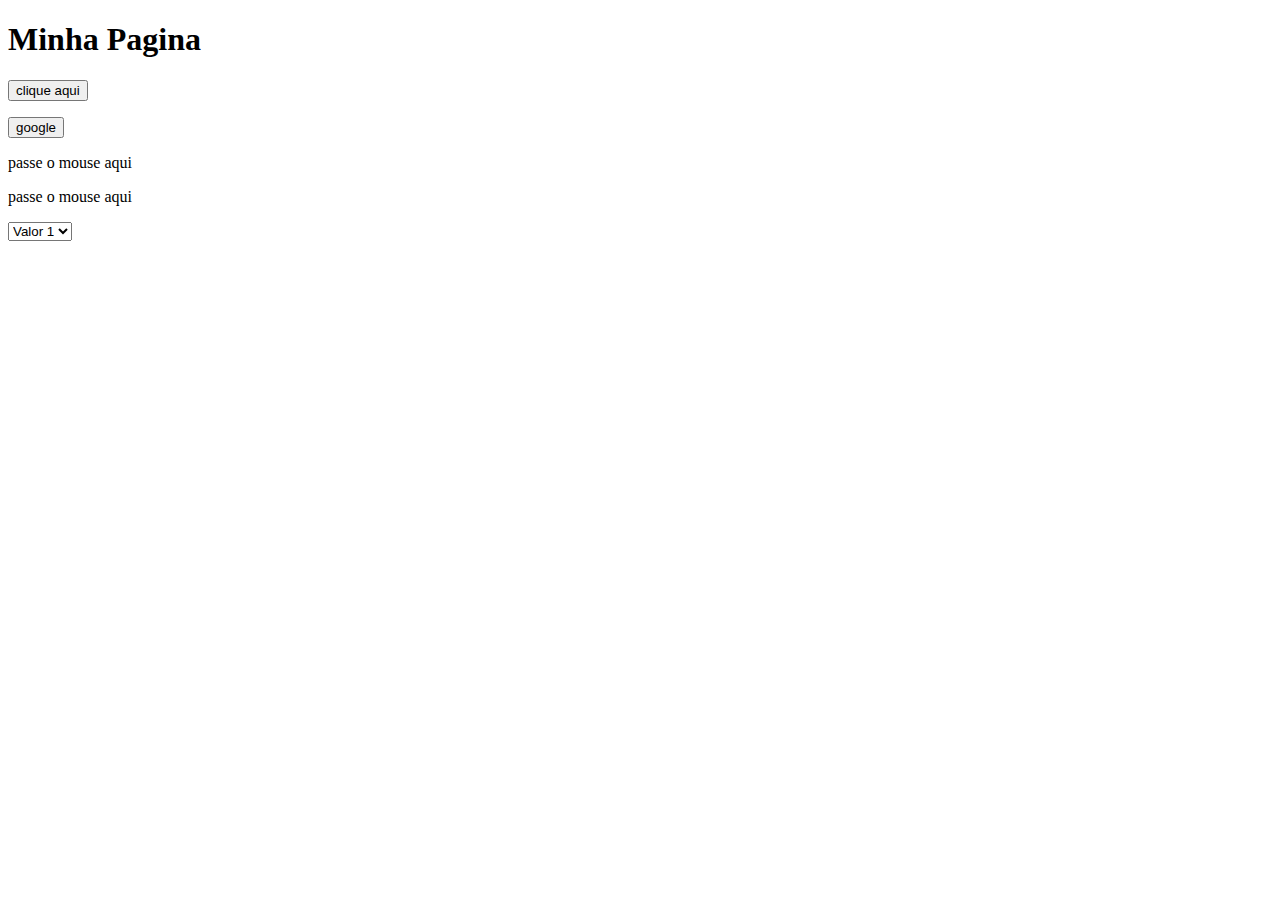
<file: Javascript/index.html>
<!DOCTYPE html>
<html lang="pt-br">
    <head>
        <title>Minha pagina</title>
        <meta charset="utf-8">
        <script type="text/javascript" src = "js/main.js"></script>
    </head>
    <body onload="load()">
        <h1>Minha Pagina</h1>
        <button type="button" onclick="clicou()">clique aqui</button>
        <p id="agradecimento"></p>
        <button type="button" onclick="google()">google</button>
        <p id="google"></p>
        <p id="mouse move" onmouseover="mouseover(this)" onmouseout="backmouseover(this)">passe o mouse aqui</p>
        <p onmouseover="mouseover(this)" onmouseout="backmouseover(this)">passe o mouse aqui</p>
        <select onchange="funcaoChange(this)">
            <option value="1">Valor 1</option>
            <option value="2">Valor 2</option>
            <option value="3">Valor 3</option>
        </select>

    </body>
</html>
</file>
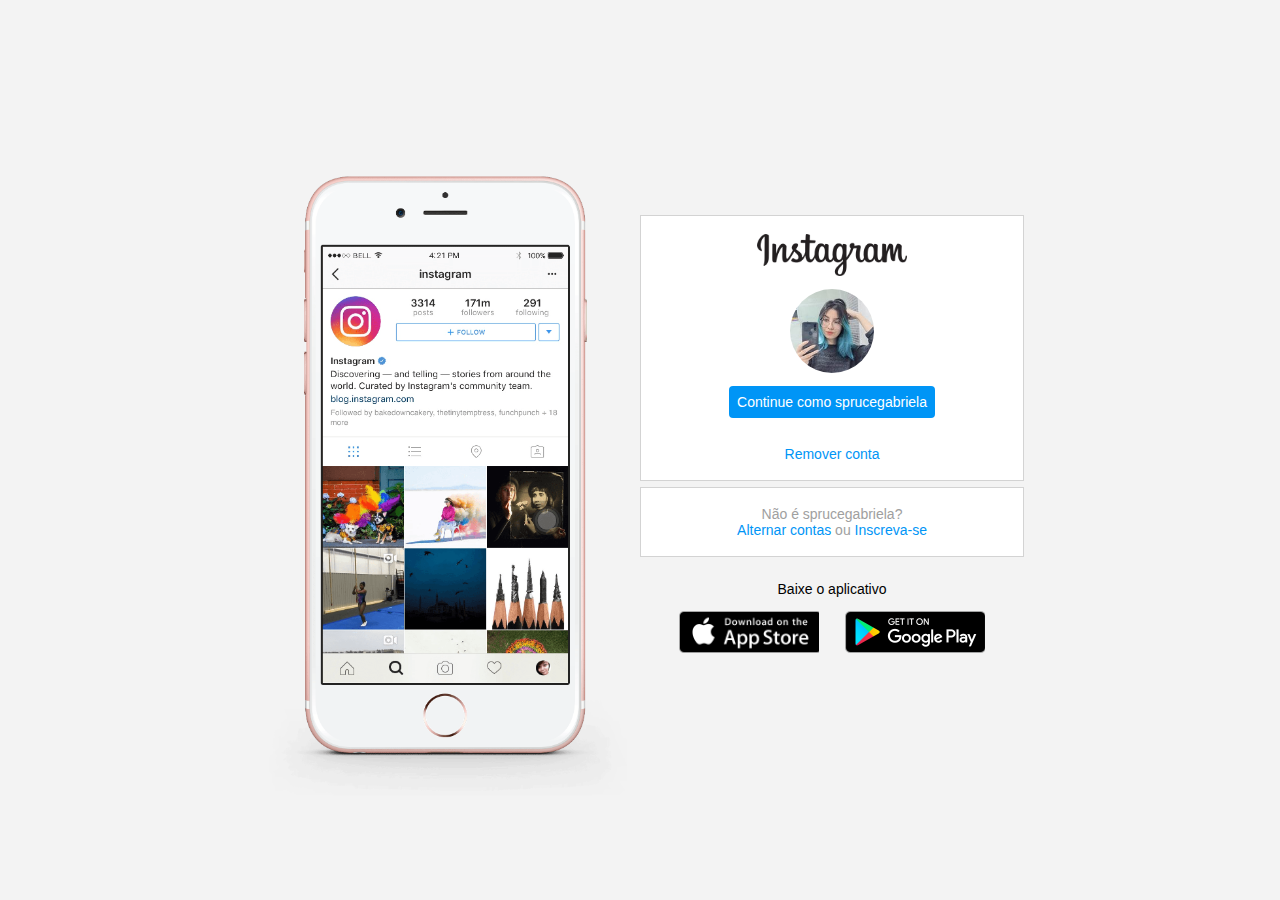
<file: Instagram Project/instagram-dio-master/index.html>
<!DOCTYPE html>
<html lang="en">
<head>
    <meta charset="UTF-8">
    <meta name="viewport" content="width=device-width, initial-scale=1.0">
    <link rel="stylesheet" href="style.css">
    <title>Instagram</title>
</head>
<body>
    <div class="instagram-wrapper">
        <div class="instagram-phone">
            <img src="./img/instagram-celular.png" alt="celular">
        </div>
        <div class="instagram-continue">
            <div class="group">
                <img src="./img/instagram-logo.png" class="instagram-logo" alt="instagram logo">
                <div class="profile-photo">
                    <img src="./img/perfil-instagram.jpg" alt="foto de perfil">
                </div>
                <a href="#" class="instagram-login">Continue como sprucegabriela</a>
                <a href="#" class="instagram-logout">Remover conta</a>
            </div>
            <div class="group">
                <p class="not-account">Não é sprucegabriela?</p>
                <p class="not-account">
                    <span class="link-blue">Alternar contas</span>
                    ou
                    <span class="link-blue">Inscreva-se</span>
                </p>
            </div>
            <div class="get-the-app">
                <p class="get-app">Baixe o aplicativo</p>
                <div class="download">
                    <a href="#" class="app-download"></a>
                    <a href="#" class="app-download"></a>
                </div>
            </div>
        </div>
    </div>
</body>
</html>
</file>
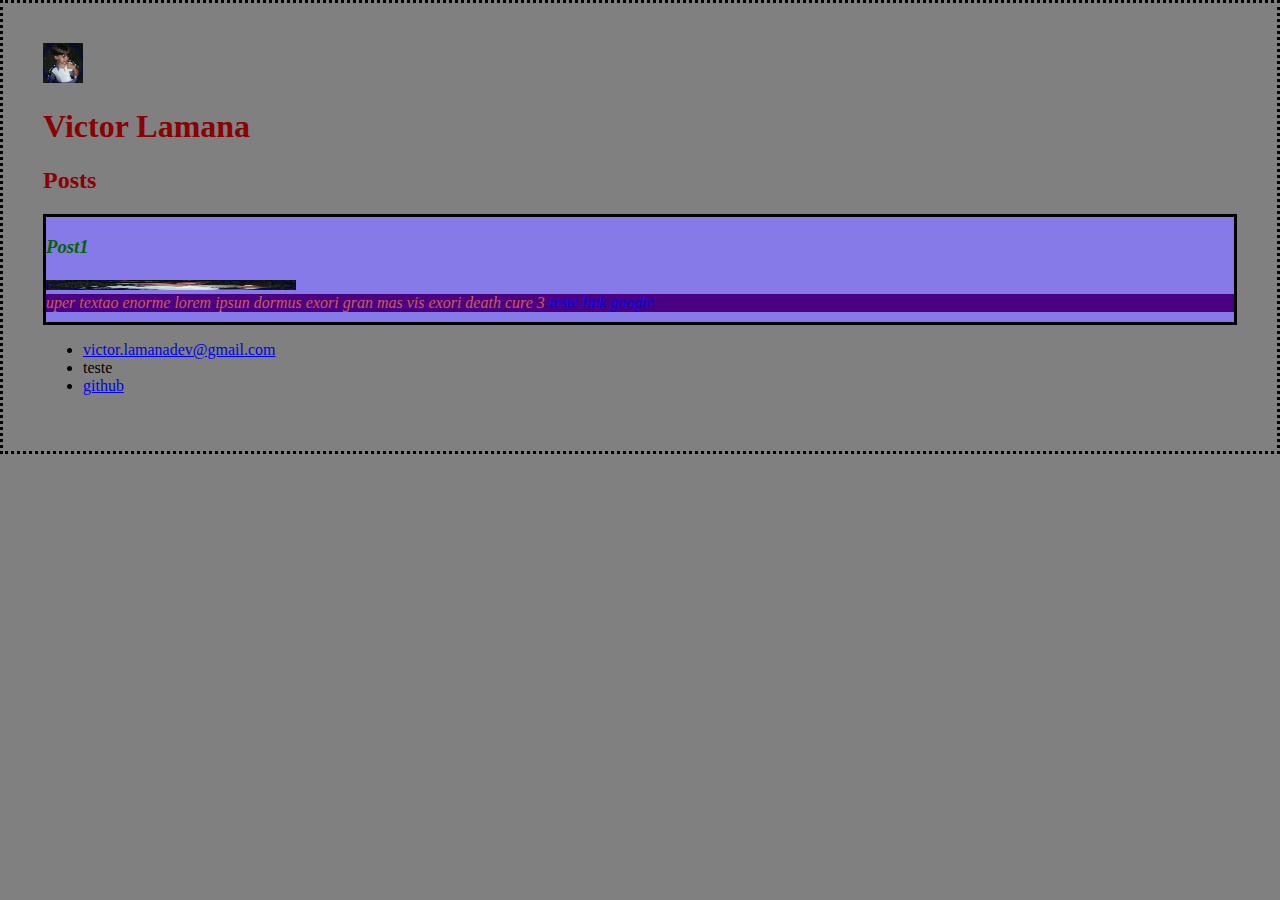
<file: HTML_CSS/pagina.html>
<!DOCTYPE html>
<html>
    <head>
        <meta charset="utf-8">
        <title>Victor Lamana</title>
        <link rel="stylesheet" href="style.css">
    </head>

    <body>
        <header>
            <img src="me.png" alt="Eu fofo" width="40" height="40">
            <h1 id='title'>Victor Lamana</h1>
        </header>
        <section>
            <header>
                <h2 class='subtitle'>Posts</h2>
            </header>
            <article class='post_title'>
                <header>
                    <h3>Post1</h3>
                    <img src='me.png' alt='textao' width="250" height="10">
                </header>
                <p class='text'>
                    uper textao enorme lorem ipsun dormus exori gran mas vis exori death cure 3 <a href="http://www.google.com" target="_blank">teste link google</a>
                </p>
            </article>
        </section>
        <footer>
            <ul>
                <li><a href = "mailto:victor.lamanadev@gmail.com" target="a_blank">victor.lamanadev@gmail.com</a></li>
                <li>teste</li>
                <li><a href = "http://github.com/victorlamana" target="a_blank">github</a></li>
            </ul>
        </footer>
    </body>
</html>
</file>
<file: Instagram Project/instagram-dio-master/style.css>
* {
    padding: 0;
    margin: 0;
    box-sizing: border-box;
    text-decoration: none;
    font-family: sans-serif;
    font-size: 14px;
}

body {
    width: 100%;
    min-height: 100vh;
    background-color: rgb(243, 243, 243);
    margin: 0;
    padding: 0;
    display: flex;
    justify-content: center;
}

.instagram-wrapper {
    display: flex;
    align-items: center;
    justify-content: start;
    width: 60%;
    height: 100vh;
}

.instagram-phone {
    display: flex;
    align-items: center;
    justify-content: center;
    width: 50%;
}

.instagram-phone img {
    height: 50rem;
}

.instagram-continue {
    display: flex;
    align-items: center; /* horizontal */
    justify-content: space-around; /* vertical */
    flex-direction: column;
    width: 50%;
    min-height: 34rem;
}

.group {
    display: flex;
    justify-content: space-between;
    align-items: center;
    flex-direction: column;
    background-color: #ffffff;
    width: 100%;
    padding: 1.3rem 0;
    border: 1px solid lightgray;
}

.group:nth-child(1) {
    min-height: 19rem;
}

.instagram-logo {
    height: 3rem;
}

.profile-photo {
    display: flex;
    justify-content: center;
    align-items: center;
    border-radius: 50%;
    overflow: hidden;
}

.profile-photo img {
    height: 6rem;
}

.instagram-login {
    background-color: #0095f6;
    color: #ffffff;
    padding: 8px;
    border-radius: 4px;
}

.instagram-logout {
    color: #0095f6;
    margin-top: 1rem;
}

.not-account {
    color: rgb(160, 160, 160);
}

.link-blue {
    color: #0095f6;
}

.get-the-app {
    display: flex;
    flex-direction: column;
    align-items: center;
    justify-content: center;
    width: 100%;
    padding: 1.3rem 0;
}

.download {
    display: flex;
    width: 100%;
    justify-content: space-evenly;
    align-items: center;
    padding: 1rem;
}

.app-download {
    height: 3rem;
    width: 10rem;
    background-size: cover;
}

.app-download:nth-child(1) {
    background-image: url('./img/apple-button.png');
}

.app-download:nth-child(2) {
    background-image: url('./img/googleplay-button.png');
}

/* media queries */


@media (max-width: 1024px) {
    .instagram-wrapper {
        width: 90%;
    }
}

@media (max-width: 650px) {
    body {
        background-color: #ffffff;
    }

    .instagram-wrapper {
        width: 90%;
    }

    .instagram-phone {
        display: none;
    }

    .instagram-continue {
        width: 100%;
    }
    
    .group {
        border: 1px solid transparent;
    }
}
</file>
<file: HTML_CSS/style.css>
body {
    background: gray;
    border: 3px dotted black;
    margin: auto;
    padding: 40px;
}

#title, .subtitle, .post_title {
    color:darkred;
}

.post_title{
    color: darkgreen;
    font-size: 16px;
    font-style: italic;;
    background-color: rgb(133, 122, 231);
    border: 3px solid black;
    margin-top: 0px;
    margin-bottom: 2px;
}

.text{
    color: indianred;
    background-color: indigo;
    margin: 0;
    margin-bottom:10px;
}
</file>
